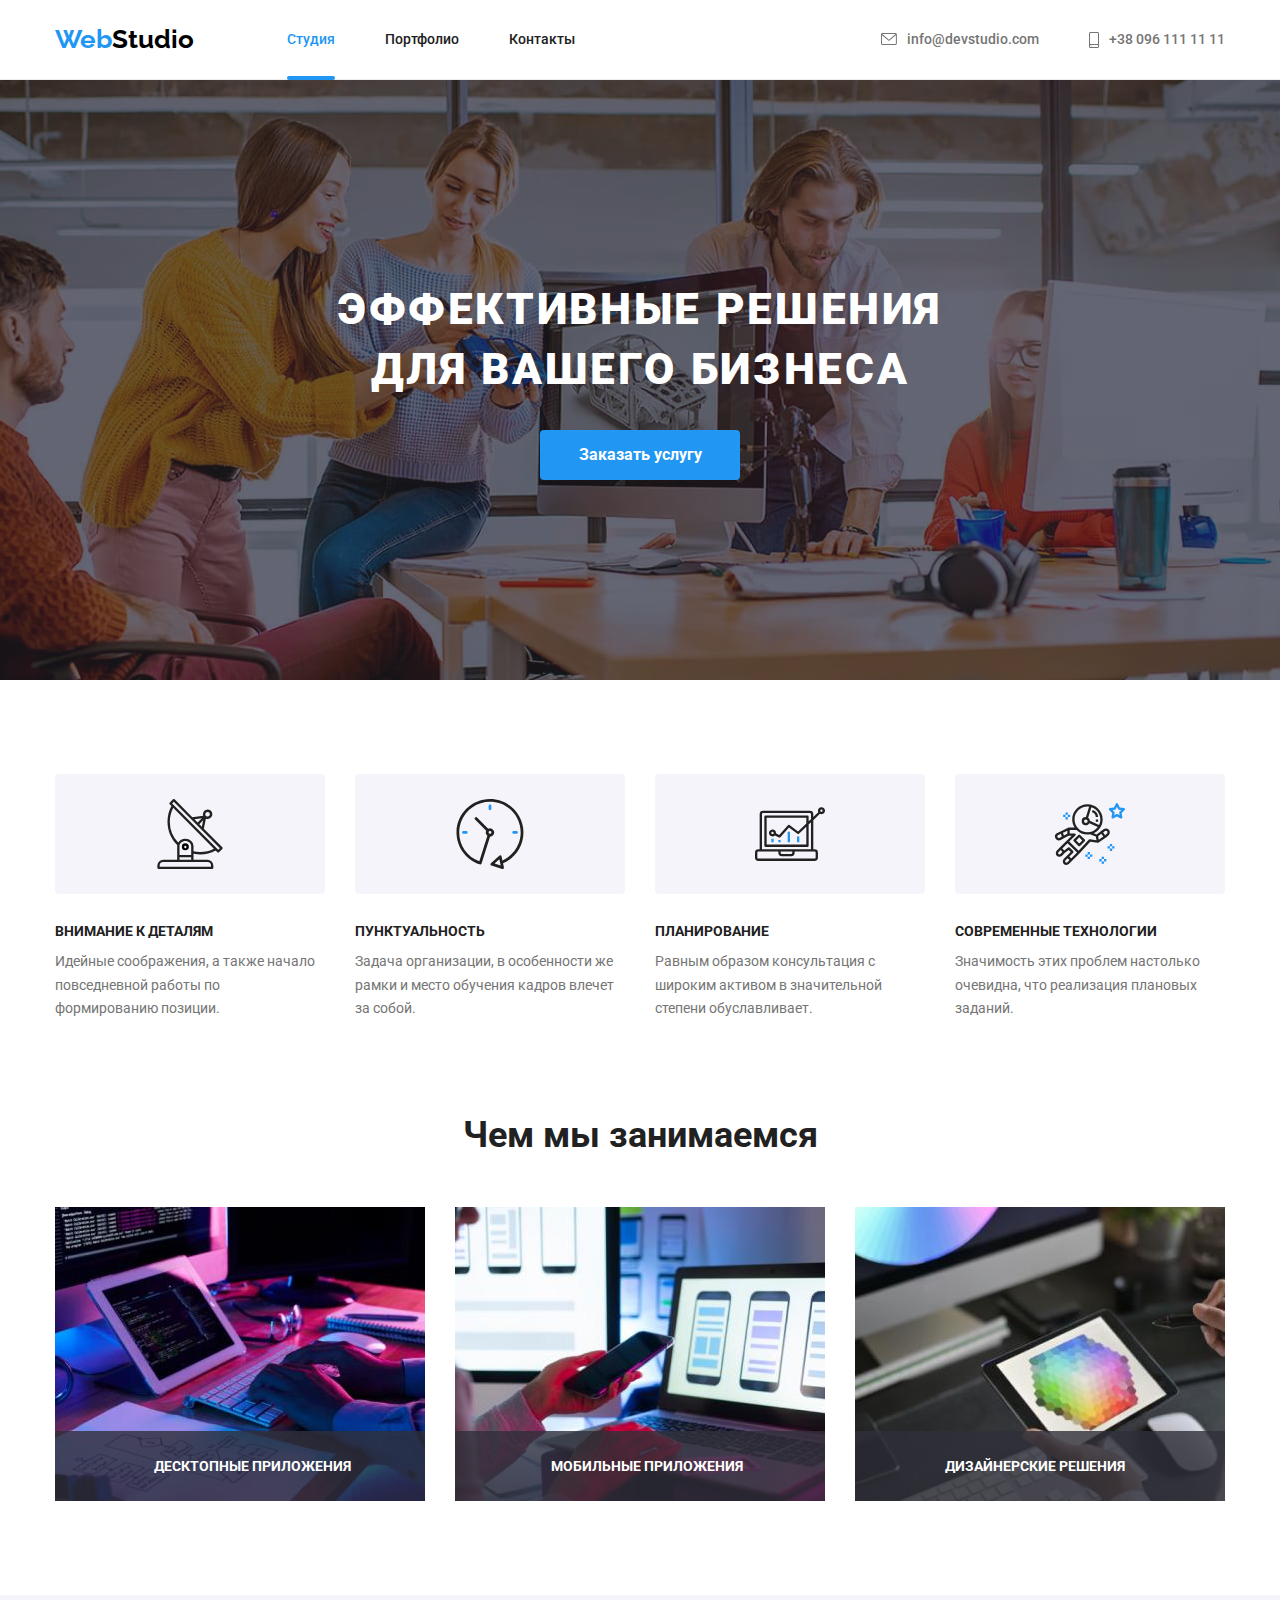
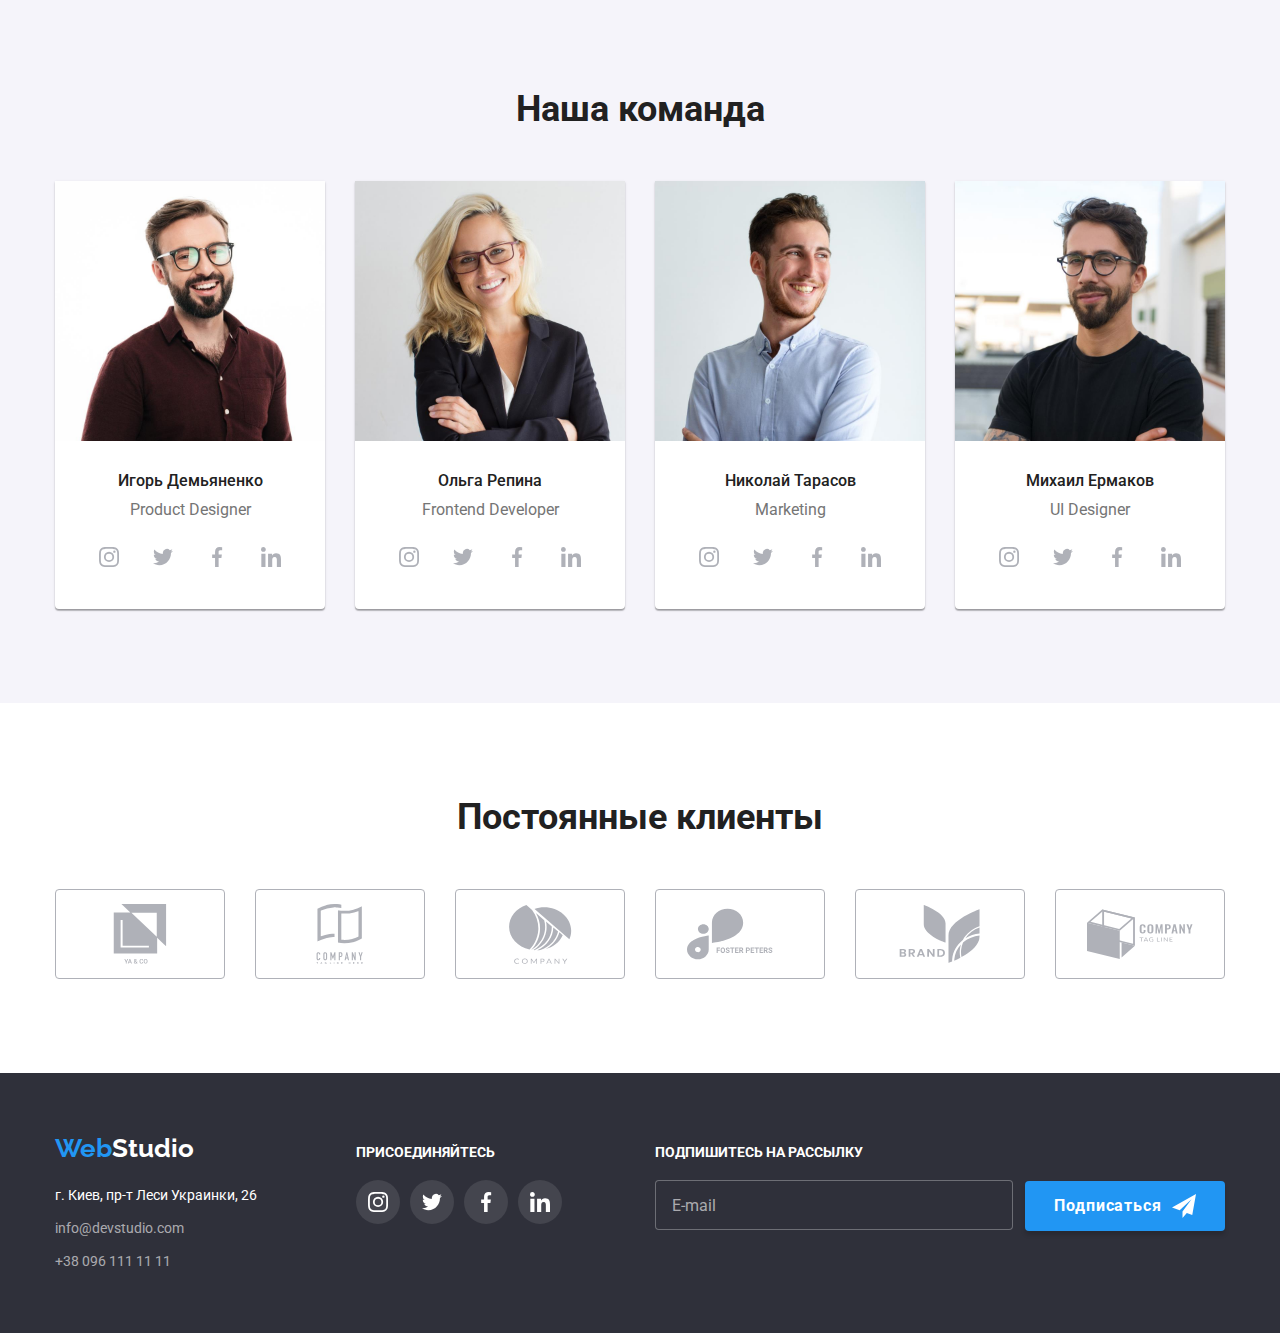
<file: index.html>
<!DOCTYPE html>
<html lang="ru">
     <head>
         <meta charset="UTF-8">
         <meta http-equiv="X-UA-Compatible" content="IE=edge">
         <meta name="viewport" content="width=device-width, initial-scale=1.0">
           <title>Студия</title>
    
         <link rel="preconnect" href="https://fonts.googleapis.com">
         <link rel="preconnect" href="https://fonts.gstatic.com" crossorigin>
         <link href="https://fonts.googleapis.com/css2?family=Raleway:wght@700&family=Roboto:wght@400;500;700;900&display=swap"
         rel="stylesheet">
    
         <link rel="stylesheet" href="https://cdnjs.cloudflare.com/ajax/libs/modern-normalize/1.1.0/modern-normalize.min.css"> 

         <link rel="stylesheet" href="./css/style.css">
     </head>       
  <body>
        <header class="page-header">
            <div class="container main-nav">
                <nav class="main-nav">
                     <a href="./index.html" class="logo link" > <span class="logo-part">Web</span>Studio</a>
                     <ul class="site-nav">
                         <li class="item"><a href="" class="link current">Студия</a></li>
                         <li class="item"><a class="link" href="./portfolio.html">Портфолио</a></li>
                         <li class="item"><a class="link" href="">Контакты</a></li>     
                     </ul>
                </nav>
                <ul class="contacts-nav">
                     <li class="item">
                        <a class="link" href="mailto:info@devstudio.com">
                           <svg class="envelope-icon" width="16" height="12">
                             <use href="./images/icons.svg#icon-envelope-hover"></use>
                           </svg>
                               info@devstudio.com</a>
                     </li>
                     <li class="item">
                         <a class="link" href="tel:+380961111111">
                            <svg class="smartphone-icon" width="10" height="16">
                                <use href="./images/icons.svg#icon-smartphone"></use>
                            </svg>                             
                              +38 096 111 11 11 </a>
                     </li>
                </ul>
            </div>
        </header>
        <main>
             <!--hero-->
             <section class="hero">
                <div class="container">
                     <h1 class="hero-title">Эффективные решения <br>
                        для вашего бизнеса</h1>
                     <button type="button" class="hero-button" data-modal-open>Заказать услугу</button>    
                </div>
                 </section>
              <!--description of company-->
              <section class="section">
                 <div class="container">
                      <h2 class="visually-hidden">Наши преимущества</h2>
                      <ul class="description">
                            <li class="item">
                                <div class="description-icon">
                                  <svg class="antenna-icon" width="70" height="70" >
                                    <use href="./images/icons.svg#icon-antenna-1"></use>
                                  </svg>
                                </div>
                                <h3 class="description-headline">Внимание к деталям</h3>
                                <p class="description-text">Идейные соображения, а также начало повседневной работы по формированию позиции.</p>
                            </li>
                            <li class="item">
                                <div class="description-icon">
                                    <svg class="clock-icon" width="70" height="70">
                                        <use href="./images/icons.svg#icon-clock-1"></use>
                                    </svg>
                                </div>
                                <h3 class="description-headline">Пунктуальность</h3>
                                <p class="description-text">Задача организации, в особенности же рамки и место обучения кадров влечет за собой.</p>
                            </li>
                            <li class="item">
                                <div class="description-icon">
                                    <svg class="diagram-icon" width="70" height="70">
                                        <use href="./images/icons.svg#icon-diagram-1"></use>
                                    </svg>
                                </div>
                                <h3 class="description-headline">Планирование</h3>
                                <p class="description-text">Равным образом консультация с широким активом в значительной степени обуславливает.</p>
                            </li>
                            <li class="item">
                                <div class="description-icon">
                                    <svg class="astronaut-icon" width="70" height="70">
                                        <use href="./images/icons.svg#icon-astronaut-1"></use>
                                    </svg>
                                </div>
                                <h3 class="description-headline">Современные технологии</h3>
                                <p class="description-text">Значимость этих проблем настолько очевидна, что реализация плановых заданий.</p>
                            </li>
                     </ul>
                  </div>
             </section>
             <!--activity of company-->
             <section class="section activity">
                <div class="container">
                     <h2 class="section-title">Чем мы занимаемся</h2>
                  <ul class="activity-list">
                     <li class="item">
                        <div class="activity-thumb">
                          <img src="images/box1(1).jpg" alt="руки человека набирают текст на клавиатуре компютера" width="370">
                          <h3 class="activity-text">Десктопные приложения</h3>
                        </div>
                       </li>
                     <li class="item">
                        <div class="activity-thumb">
                          <img src="images/box2(1).jpg" alt="руки человека держать моб.телефон и набирает текст на ноутбуке" width="370">
                          <h3 class="activity-text">Мобильные приложения</h3>
                        </div>
                    </li>
                     <li class="item">
                        <div class="activity-thumb">
                          <img src="images/box3(1).jpg" alt="руки человека держит планшет с палитрой цветов" width="370">
                          <h3 class="activity-text">Дизайнерские решения</h3>
                        </div> 
                     </li>
                  </ul>
                </div>
             </section>
              <!--company team-->
             <section class="section team-section">
                <div class="container">
                   <h2 class="section-title">Наша команда</h2>
                  <ul class="team">
                     <li class="item">
                         <img src="images/img(1).jpg" alt="фото сотрудник компании" width="270">
                           <div class="employee"><h3 class="employee-name">Игорь Демьяненко</h3>
                              <p lang="en" class="employee-specialy">Product Designer</p>
                              <ul class="social-network">
                                     <li class="social-links">  
                                        <a class="social-link" href="">
                                            <svg class="team-icon" width="20" height="20">
                                                <use href="./images/icons.svg#icon-instagram-2"></use>
                                            </svg>
                                       </a>
                                    </li>
                                     <li class="social-links"> 
                                        <a class="social-link" href="">
                                            <svg class="team-icon" width="20" height="20">
                                                <use href="./images/icons.svg#icon-twitter-1"></use>
                                            </svg>
                                         </a>
                                    </li>
                                     <li class="social-links"> 
                                        <a class="social-link" href="">
                                            <svg class="team-icon" width="20" height="20">
                                                <use href="./images/icons.svg#icon-facebook-1"></use>
                                            </svg>
                                        </a>
                                    </li>
                                     <li class="social-links"> 
                                        <a class="social-link" href="">
                                            <svg class="team-icon" width="20" height="20">
                                                <use href="./images/icons.svg#icon-linkedin-1"></use>
                                            </svg>
                                        </a>
                                    </li>
                                </ul>
                            </div>
                     </li>
                     <li class="item">
                         <img src="images/img(2)(1).jpg" alt="фото сотрудник компании" width="270">
                        <div class="employee"><h3 class="employee-name">Ольга Репина</h3>
                          <p lang="en" class="employee-specialy">Frontend Developer</p>
                          <ul class="social-network">
                             <li class="social-links">  
                                <a class="social-link" href="">
                                    <svg class="team-icon" width="20" height="20">
                                        <use href="./images/icons.svg#icon-instagram-2"></use>
                                    </svg>
                               </a>
                            </li>
                             <li class="social-links"> 
                                <a class="social-link" href="">
                                    <svg class="team-icon" width="20" height="20">
                                        <use href="./images/icons.svg#icon-twitter-1"></use>
                                    </svg>
                                 </a>
                            </li>
                             <li class="social-links"> 
                                <a class="social-link" href="">
                                    <svg class="team-icon" width="20" height="20">
                                        <use href="./images/icons.svg#icon-facebook-1"></use>
                                    </svg>
                                </a>
                            </li>
                             <li class="social-links"> 
                                <a class="social-link" href="">
                                    <svg class="team-icon" width="20" height="20">
                                        <use href="./images/icons.svg#icon-linkedin-1"></use>
                                    </svg>
                                </a>
                            </li>
                        </ul>
                    </div>
                     </li>
                     <li class="item">
                         <img src="images/img(3)(1).jpg" alt="фото сотрудник компании" width="270">
                        <div class="employee"><h3 class="employee-name">Николай Тарасов</h3>
                          <p lang="en" class="employee-specialy">Marketing</p>
                          <ul class="social-network">
                             <li class="social-links">  
                                <a class="social-link" href="">
                                    <svg class="team-icon" width="20" height="20">
                                        <use href="./images/icons.svg#icon-instagram-2"></use>
                                    </svg>
                               </a>
                            </li>
                             <li class="social-links"> 
                                <a class="social-link" href="">
                                    <svg class="team-icon" width="20" height="20">
                                        <use href="./images/icons.svg#icon-twitter-1"></use>
                                    </svg>
                                 </a>
                            </li>
                             <li class="social-links"> 
                                <a class="social-link" href="">
                                    <svg class="team-icon" width="20" height="20">
                                        <use href="./images/icons.svg#icon-facebook-1"></use>
                                    </svg>
                                </a>
                            </li>
                             <li class="social-links"> 
                                <a class="social-link" href="">
                                    <svg class="team-icon" width="20" height="20">
                                        <use href="./images/icons.svg#icon-linkedin-1"></use>
                                    </svg>
                                </a>
                            </li>
                        </ul>
                    </div>
                     </li>
                     <li class="item">
                         <img src="images/img(4)(1).jpg" alt="фото сотрудник компании" width="270">
                        <div class="employee"><h3 class="employee-name">Михаил Ермаков</h3>
                          <p lang="en" class="employee-specialy">UI Designer</p>
                          <ul class="social-network">
                             <li class="social-links">  
                                <a class="social-link" href="">
                                    <svg class="team-icon" width="20" height="20">
                                        <use href="./images/icons.svg#icon-instagram-2"></use>
                                    </svg>
                               </a>
                            </li>
                             <li class="social-links"> 
                                <a class="social-link" href="">
                                    <svg class="team-icon" width="20" height="20">
                                        <use href="./images/icons.svg#icon-twitter-1"></use>
                                    </svg>
                                 </a>
                            </li>
                             <li class="social-links"> 
                                <a class="social-link" href="">
                                    <svg class="team-icon" width="20" height="20">
                                        <use href="./images/icons.svg#icon-facebook-1"></use>
                                    </svg>
                                </a>
                            </li>
                             <li class="social-links"> 
                                <a class="social-link" href="">
                                    <svg class="team-icon" width="20" height="20">
                                        <use href="./images/icons.svg#icon-linkedin-1"></use>
                                    </svg>
                                </a>
                            </li>
                        </ul>
                    </div>
                     </li>
                  </ul>
                </div>
             </section>
             <!-- clients companys  -->
             <section class="section">
                 <div class="container ">
                    <h2 class="section-title">Постоянные клиенты</h2>
                     <ul class="clients-list">
                        <li class="clients">
                           <a class="clients-link" href="">
                              <svg class="clients-icon" width="106" height="60">   
                                   <use href="./images/icons.svg#icon-group-1"></use>
                             </svg>
                           </a>
                        </li>
                        <li class="clients">
                            <a class="clients-link" href="">
                                <svg class="clients-icon" width="106" height="60">
                                     <use href="./images/icons.svg#icon-group-2"></use>
                              </svg>
                           </a>
                         </li>
                         <li class="clients">
                            <a class="clients-link" href="">
                                <svg class="clients-icon" width="106" height="60">
                                  <use href="./images/icons.svg#icon-group-3"></use>
                              </svg>
                           </a>
                         </li>
                         <li class="clients">
                            <a class="clients-link" href="">
                                <svg class="clients-icon" width="106" height="60">
                                  <use href="./images/icons.svg#icon-group-4"></use>
                              </svg>
                           </a>
                         </li>
                         <li class="clients">
                            <a class="clients-link" href="">
                                <svg class="clients-icon" width="106" height="60">
                                  <use href="./images/icons.svg#icon-group-5"></use>
                              </svg>
                           </a>
                         </li>
                         <li class="clients">
                            <a class="clients-link" href="">
                                <svg class="clients-icon" width="106" height="60">
                                  <use href="./images/icons.svg#icon-group-6"></use>
                              </svg>
                           </a>
                         </li>
                     </ul>
                 </div>
             </section>
         </main>
         <footer class="page-footer">
            <div class="container footer-content">
                <div class="footer-item">
                    <a href="/" class="logo-footer link"><span class="logo-part">Web</span>Studio</a>
                    <address class="contacts">
                        <ul>
                             <li class="footer-contact"><a class="contacts link" href="//goo.gl/maps/hx1Tc8aeCBWHLHau5">г. Киев, пр-т Леси Украинки, 26</a></li>
                             <li class="footer-contact"><a class="contacts-address link" href="mailto:info@devstudio.com">info@devstudio.com</a></li>
                             <li class="footer-contact"><a class="contacts-address link" href="tel:+380961111111">+38 096 111 11 11</a></li>
                        </ul>
                    </address>
                </div>
                <div class="footer-links">
                     <p class="action-text">присоединяйтесь</p>
                  <ul class="social-network-footer">
                    <li class="social-links">
                     <a class="footer-social-link" href="">
                         <svg class="team-icon" width="20" height="20">
                             <use href="./images/icons.svg#icon-instagram-2"></use>
                         </svg>
                     </a>
                    </li>
                    <li class="social-links">
                     <a class="footer-social-link" href="">
                         <svg class="team-icon" width="20" height="20">
                             <use href="./images/icons.svg#icon-twitter-1"></use>
                         </svg>
                     </a>
                    </li>
                    <li class="social-links">
                     <a class="footer-social-link" href="">
                         <svg class="team-icon" width="20" height="20">
                             <use href="./images/icons.svg#icon-facebook-1"></use>
                         </svg>
                     </a>
                    </li>
                    <li class="social-links">
                     <a class="footer-social-link" href="">
                         <svg class="team-icon" width="20" height="20">
                             <use href="./images/icons.svg#icon-linkedin-1"></use>
                         </svg>
                     </a>
                    </li>
                 </ul>
                </div>
                <!-- call to action -->
                <form class="footer-form">
                    <p class="call-text">Подпишитесь на рассылку</p>
                    <div class="footer-form-field">
                        <input class="email footer-input" name="email" id="email" placeholder="E-mail"/>
                        <label for="email" class="footer-lable"></label>
                        <button type="submit" class="call-to-action">Подписаться
                        <svg class="action-icon" width="24" height="24">
                            <use href="./images/icons.svg#icon-icon-send-1"></use>
                        </svg>
                        </button>
                    </div>
                </form>
            </div>
         </footer>
         <!-- Modal window -->
         <div class="backdrop is-hidden" data-modal>
             <div class="modal">
                 <button class="modal-close" data-modal-close>
                    <svg class="modal-icon" width="18" height="18">
                        <use href="./images/icons.svg#modal-close-icon"></use>
                    </svg>
                 </button>
                 <!-- Form -->
                 <form class="form">
                     <h2 class="form-title">Оставьте свои данные, мы вам перезвоним</h2>
                        <div class="form-field">
                             <label for="name" class="form-lable">Имя</label>
                             <input class="form-input" type="text" name="name" id="name" />
                                 <svg class="icon-form" width="18" height="18">
                                      <use href="./images/icons.svg#icon-person-black-18dp-1-1"></use>
                                 </svg>
                        </div>
                        <div class="form-field">
                             <label for="tel" class="form-lable">Телефон</label>
                             <input class="text form-input" name="tel" id="tel" />
                                 <svg class="icon-form" width="18" height="18">
                                     <use href="./images/icons.svg#icon-phone-black-18dp-1-1"></use>
                                 </svg>
                        </div>
                        <div class="form-field">
                             <label for="mail" class="form-lable">Почта</label>
                             <input class="email form-input" name="mail" id="mail"/>
                                 <svg class="icon-form" width="18" height="18">
                                     <use href="./images/icons.svg#icon-email-black-18dp-1-1"></use>
                                 </svg>
                        </div>
                        <div class="form-field comment-container">
                             <label for="comment" class="form-lable">Коментарий</label>
                             <textarea name="comment" id="comment" rows="10" placeholder="Введите текст" class="comment"></textarea>
                        </div>
                        <div class="form-field-checkbox">   
                            <label class="checkbox-lable" for="policy">
                               <input class="checkbox" type="checkbox" name="policy" id="policy" />
                               <span class="icon-checkbox"></span>
                               <span class="checkbox-text">Соглашаюсь с рассылкой и принимаю <a class="police-link" href="">Условия договора</a> </span>
                            </label>
                        </div>
                                             
                             <button type="submit" class="submit-button">Отправить</button>
                    </form>
             </div>
         </div>
         <script src="./js/modal.js"></script>
    </body>
</html>
</file>
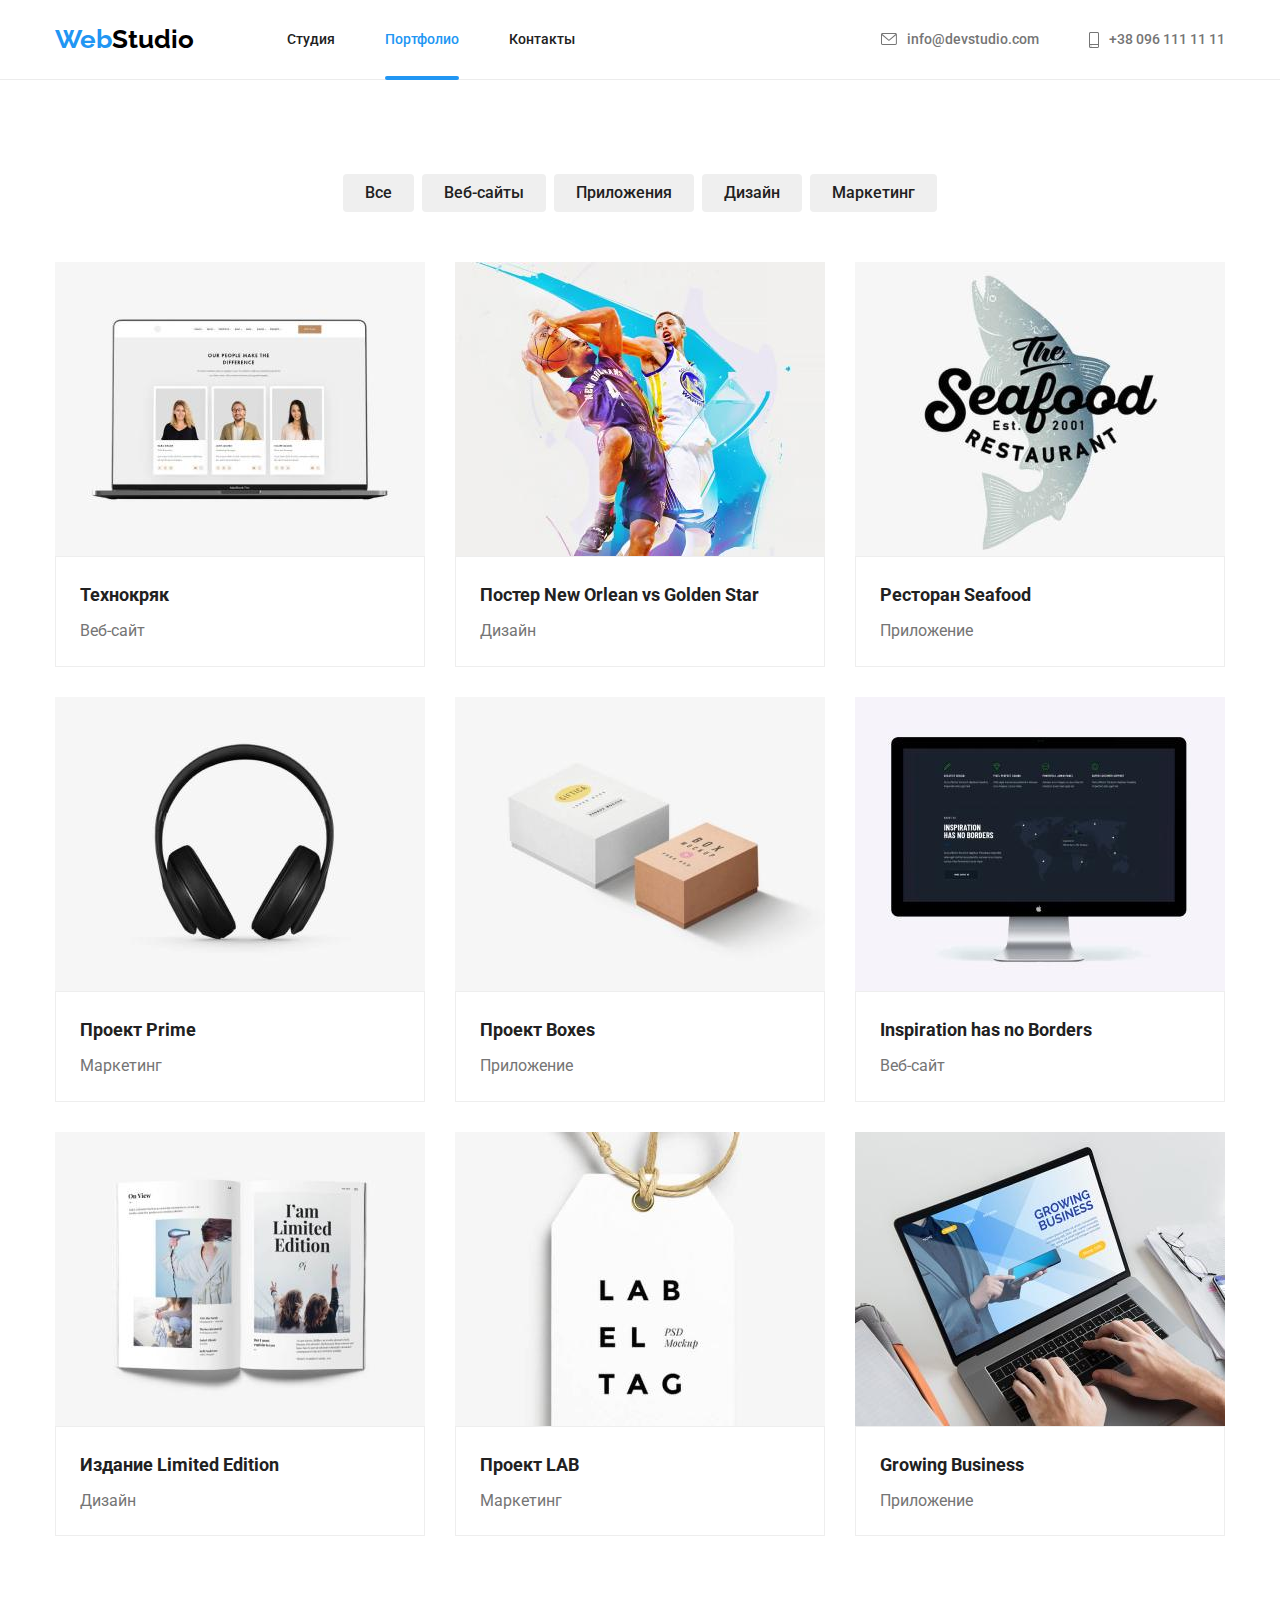
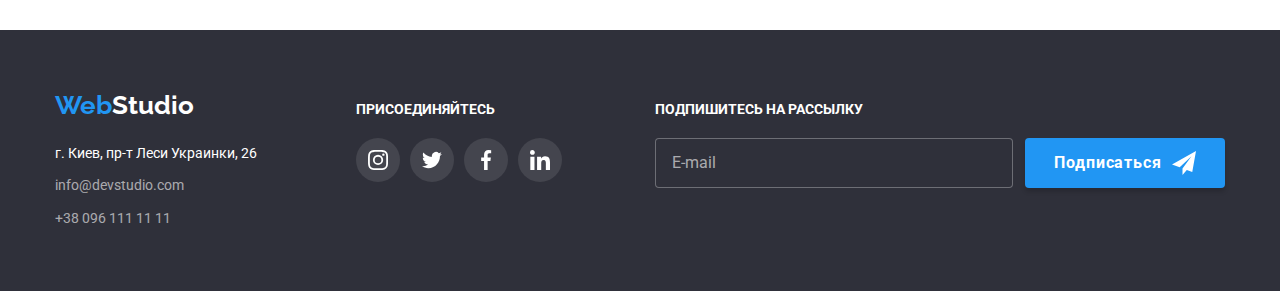
<file: portfolio.html>
<!DOCTYPE html>
<html lang="en">
    <head>
         <meta charset="UTF-8">
         <meta http-equiv="X-UA-Compatible" content="IE=edge">
         <meta name="viewport" content="width=device-width, initial-scale=1.0">
      <title>Портфолио</title>
    
         <link rel="preconnect" href="https://fonts.googleapis.com">
         <link rel="preconnect" href="https://fonts.gstatic.com" crossorigin>
         <link href="https://fonts.googleapis.com/css2?family=Raleway:wght@700&family=Roboto:wght@400;500;700;900&display=swap"
        rel="stylesheet">

         <link rel="stylesheet" href="https://cdnjs.cloudflare.com/ajax/libs/modern-normalize/1.1.0/modern-normalize.min.css"> 

        <link rel="stylesheet" href="./css/style.css">
    </head>
    <body>
      <header class="page-header">
         <div class="container main-nav">
             <nav class="main-nav">
                  <a href="./index.html" class="logo link" > <span class="logo-part">Web</span>Studio</a>
                  <ul class="site-nav">
                      <li class="item"><a class="link" href="./index.html">Студия</a></li>
                      <li class="item"><a href="" class="link current">Портфолио</a></li>
                      <li class="item"><a class="link" href="">Контакты</a></li>     
                  </ul>
             </nav>
             <ul class="contacts-nav">
                  <li class="item">
                     <a class="link" href="mailto:info@devstudio.com">
                        <svg class="envelope-icon" width="16" height="12">
                          <use href="./images/icons.svg#icon-envelope-hover"></use>
                        </svg>
                            info@devstudio.com</a>
                  </li>
                  <li class="item">
                      <a class="link" href="tel:+380961111111">
                         <svg class="smartphone-icon" width="10" height="16">
                             <use href="./images/icons.svg#icon-smartphone"></use>
                         </svg>                             
                           +38 096 111 11 11 </a>
                  </li>
             </ul>
         </div>
     </header>
         <main>
            <!--filters-->
            <section class="section">
            <div class="container">
               <h1 class="visually-hidden">Портфолио</h1>
              <ul class="portfolio-filters">
                 <li class="item"><button class="portfolio-filter" type="button">Все</button></li>
                 <li class="item"><button class="portfolio-filter" type="button">Веб-сайты</button></li>
                 <li class="item"><button class="portfolio-filter" type="button">Приложения</button></li>
                 <li class="item"><button class="portfolio-filter" type="button">Дизайн</button></li>
                 <li class="item"><button class="portfolio-filter" type="button">Маркетинг</button></li>               
              </ul>
               <!-- portfolio -->
              <ul class="portfolio">
                 <li class="element">
                      <a class="element-link link" href="">
                        <article class="product">
                            <div class="element-thumb"> 
                                  <img src="images/portfolio1.jpg" alt="портфолио трех сотрудников компании" width="370">
                              <div class="product-overlay">
                                <div class="element-action">
                                  <p class="portfolio-text">Ресурс предлагает комплексные предложения с разным уровнем функционала и сервисов. Все это позволит посетителю получить исчерпывающие сведения о компании или частном лице.</p>
                                </div>
                              </div>
                           </div>
                          <div class="port item">
                             <h2 class="portfolio-title">Технокряк</h2>
                             <p class="portfolio-discription">Веб-сайт</p>
                         </div>
                        </article>
                      </a>
                 </li>
                 <li class="element">
                    <a class="element-link link" href="">
                        <article class="product">
                            <div class="element-thumb"> 
                                  <img src="images/portfolio2.jpg" alt="два игрок в бейсол с мячем" width="370">
                              <div class="product-overlay">
                                 <div class="element-action">
                                  <p class="portfolio-text">Ресурс предлагает комплексные предложения с разным уровнем функционала и сервисов. Все это позволит посетителю получить исчерпывающие сведения о компании или частном лице.</p>
                                </div>
                              </div>
                           </div>
                          <div class="port item">
                            <h2 class="portfolio-title">Постер New Orlean vs Golden Star</h2>
                             <p class="portfolio-discription">Дизайн</p>
                         </div>
                        </article>
                      </a>
                 </li>
                 <li class="element">
                    <a class="element-link link" href="">
                        <article class="product">
                            <div class="element-thumb"> 
                                  <img src="images/portfolio3.jpg" alt="лого с рыбой" width="370">
                              <div class="product-overlay">
                                <div class="element-action">
                                  <p class="portfolio-text">Ресурс предлагает комплексные предложения с разным уровнем функционала и сервисов. Все это позволит посетителю получить исчерпывающие сведения о компании или частном лице.</p>
                                </div>
                              </div>
                           </div>
                          <div class="port item">
                              <h2 class="portfolio-title">Ресторан Seafood</h2>
                             <p class="portfolio-discription">Приложение</p>
                         </div>
                        </article>
                      </a>
                 </li>
                 <li class="element">
                    <a class="element-link link" href="">
                        <article class="product">
                            <div class="element-thumb"> 
                                  <img src="images/portfolio4.jpg" alt="беспроводные наушники с дугой" width="370">
                              <div class="product-overlay">
                                <div class="element-action">
                                  <p class="portfolio-text">Ресурс предлагает комплексные предложения с разным уровнем функционала и сервисов. Все это позволит посетителю получить исчерпывающие сведения о компании или частном лице.</p>
                                </div>
                              </div>
                           </div>
                          <div class="port item">
                              <h2 class="portfolio-title">Проект Prime</h2>
                             <p class="portfolio-discription">Маркетинг</p>
                         </div>
                        </article>
                      </a>
                 </li>
                 <li class="element">
                    <a class="element-link link" href="">
                        <article class="product">
                            <div class="element-thumb"> 
                                  <img src="images/portfolio5.jpg" alt="две картонные коробки" width="370">
                              <div class="product-overlay">
                                <div class="element-action">
                                  <p class="portfolio-text">Ресурс предлагает комплексные предложения с разным уровнем функционала и сервисов. Все это позволит посетителю получить исчерпывающие сведения о компании или частном лице.</p>
                                </div>
                              </div>
                           </div>
                          <div class="port item">
                              <h2 class="portfolio-title">Проект Boxes</h2>
                              <p class="portfolio-discription">Приложение</p>
                         </div>
                        </article>
                      </a>
                 </li>
                 <li class="element">
                    <a class="element-link link" href="">
                        <article class="product">
                            <div class="element-thumb"> 
                                  <img src="images/portfolio6.jpg" alt="монитор с текстом и картой мира" width="370">
                              <div class="product-overlay">
                                <div class="element-action">
                                  <p class="portfolio-text">Ресурс предлагает комплексные предложения с разным уровнем функционала и сервисов. Все это позволит посетителю получить исчерпывающие сведения о компании или частном лице.</p>
                                </div>
                              </div>
                           </div>
                          <div class="port item">
                              <h2 class="portfolio-title">Inspiration has no Borders</h2>
                              <p class="portfolio-discription">Веб-сайт</p>
                         </div>
                        </article>
                      </a>
                 </li>
                 <li class="element">
                    <a class="element-link link" href="">
                        <article class="product">
                            <div class="element-thumb"> 
                                  <img src="images/portfolio7.jpg" alt="разворот журнала с фото" width="370">
                              <div class="product-overlay">
                                <div class="element-action">
                                  <p class="portfolio-text">Ресурс предлагает комплексные предложения с разным уровнем функционала и сервисов. Все это позволит посетителю получить исчерпывающие сведения о компании или частном лице.</p>
                                </div>
                              </div>
                           </div>
                          <div class="port item">
                              <h2 class="portfolio-title">Издание Limited Edition</h2>
                              <p class="portfolio-discription">Дизайн</p>
                         </div>
                        </article>
                      </a>
                    </li>
                 <li class="element">
                    <a class="element-link link" href="">
                        <article class="product">
                            <div class="element-thumb"> 
                                  <img src="images/portfolio8.jpg" alt="лейба а лого" width="370">
                              <div class="product-overlay">
                                <div class="element-action">
                                  <p class="portfolio-text">Ресурс предлагает комплексные предложения с разным уровнем функционала и сервисов. Все это позволит посетителю получить исчерпывающие сведения о компании или частном лице.</p>
                                </div>
                              </div>
                           </div>
                          <div class="port item">
                              <h2 class="portfolio-title">Проект LAB</h2>
                              <p class="portfolio-discription">Маркетинг</p>
                         </div>
                        </article>
                      </a>
                   </li>
                 <li class="element">
                    <a class="element-link link" href="">
                        <article class="product">
                            <div class="element-thumb"> 
                                  <img src="images/portfolio9.jpg" alt="приложение для бизнеса на ноутбуке" width="370">
                              <div class="product-overlay">
                                <div class="element-action">
                                  <p class="portfolio-text">Ресурс предлагает комплексные предложения с разным уровнем функционала и сервисов. Все это позволит посетителю получить исчерпывающие сведения о компании или частном лице.</p>
                                </div>
                              </div>
                           </div>
                          <div class="port item">
                              <h2 class="portfolio-title">Growing Business</h2>
                              <p class="portfolio-discription">Приложение</p>
                         </div>
                        </article>
                      </a>
                 </li>
              </ul>
             </div>
            </section> 
         </main> 
         <footer class="page-footer">
          <div class="container footer-content">
              <div class="footer-item">
                  <a href="/" class="logo-footer link"><span class="logo-part">Web</span>Studio</a>
                  <address class="contacts">
                      <ul>
                           <li class="footer-contact"><a class="contacts link" href="//goo.gl/maps/hx1Tc8aeCBWHLHau5">г. Киев, пр-т Леси Украинки, 26</a></li>
                           <li class="footer-contact"><a class="contacts-address link" href="mailto:info@devstudio.com">info@devstudio.com</a></li>
                           <li class="footer-contact"><a class="contacts-address link" href="tel:+380961111111">+38 096 111 11 11</a></li>
                      </ul>
                  </address>
              </div>
              <div class="footer-links">
                   <p class="action-text">присоединяйтесь</p>
                <ul class="social-network-footer">
                  <li class="social-links">
                   <a class="footer-social-link" href="">
                       <svg class="team-icon" width="20" height="20">
                           <use href="./images/icons.svg#icon-instagram-2"></use>
                       </svg>
                   </a>
                  </li>
                  <li class="social-links">
                   <a class="footer-social-link" href="">
                       <svg class="team-icon" width="20" height="20">
                           <use href="./images/icons.svg#icon-twitter-1"></use>
                       </svg>
                   </a>
                  </li>
                  <li class="social-links">
                   <a class="footer-social-link" href="">
                       <svg class="team-icon" width="20" height="20">
                           <use href="./images/icons.svg#icon-facebook-1"></use>
                       </svg>
                   </a>
                  </li>
                  <li class="social-links">
                   <a class="footer-social-link" href="">
                       <svg class="team-icon" width="20" height="20">
                           <use href="./images/icons.svg#icon-linkedin-1"></use>
                       </svg>
                   </a>
                  </li>
               </ul>
              </div>
              <!-- call to action -->
              <form class="footer-form">
                  <p class="call-text">Подпишитесь на рассылку</p>
                  <div class="footer-form-field">
                      <input class="email footer-input" name="email" id="email" placeholder="E-mail"/>
                      <label for="email" class="footer-lable"></label>
                      <button type="submit" class="call-to-action">Подписаться
                      <svg class="action-icon" width="24" height="24">
                          <use href="./images/icons.svg#icon-icon-send-1"></use>
                      </svg>
                      </button>
                  </div>
              </form>
          </div>
       </footer>
    </body> 
</html>
</file>
<file: css/style.css>
:root {
--secondary-background-color: #F5F4FA;
--main-text-color: #757575;
--secondary-text-color: #FFFFFF;
--title-color: #212121;
--accent-color: #2196F3;
--icon-color: #AFB1B8;
--footer-background-color: #2F303A; }

body {

    background-color: #FFFFFF;
    font-family:Roboto, sans-serif;
   }

.container {
    width: 1200px;
    padding-left: 15px;
    padding-right: 15px;
    margin-left: auto;
    margin-right: auto;

}


   /* utility */
.link {
    text-decoration: none;
}
ul {
    list-style: none;
    padding: 0;
    margin: 0;
}

h1, h2, h3, p {
    margin: 0;
}

img {
    display: block;
    max-width: 100%;
    height: auto;
}

/* header */
.page-header {
    border-bottom: 1px solid #ECECEC;
}
.main-nav {
    display: flex;
    align-items: center;
          
    font-weight: 500;
    font-size: 14px;
    line-height: 1.1;
}
 
.logo {
    color: #000000;
    font-family: Raleway;
    font-weight: 700;
    font-size: 26px;
    line-height: 1.2;
}

.logo-part {
    color: var(--accent-color);
} 

/* navigation */
.site-nav {
    display: flex;
    margin-left: 93px;
}

.site-nav .item + .item {
    margin-left: 50px;
}

.site-nav .link{
    display: block;
    padding-top: 32px;
    padding-bottom: 32px;

    color: var(--title-color);
    transition: color 250ms cubic-bezier(0.4, 0, 0.2, 1);
}

.site-nav .link:hover,
.site-nav .link:focus,
.contacts-nav .link:hover,
.contacts-nav .link:focus {
    color: var(--accent-color);
}
 
.link.current {
    position: relative;
    color: var(--accent-color);
    }

.link.current::after {
     content: '';
     position: absolute;
     left: 0;
     bottom: -1px;
     display: block;
     width: 100%;
     height: 4px;

     background-color: var(--accent-color);
     border-radius: 2px;
    }


    /* contacts nav */
.contacts-nav {
    display: flex;
    margin-left: auto;

    color: var(--main-text-color);
}

.contacts-nav .item + .item {
    margin-left: 50px;
}

.contacts-nav .link {
    display: flex;
    align-items: center;

    color: var(--main-text-color);
    transition: color 250ms cubic-bezier(0.4, 0, 0.2, 1);
}

.envelope-icon,
.smartphone-icon{
    margin-right: 10px;
    fill: currentColor;
}


/* main */

/* hero */

.hero {
    padding-top: 200px;
    padding-bottom: 200px;

    background-color: #2F303A;
    text-align: center;

/* background hero Overlay */
    max-width: 1600px;
    height: 600px;
    margin-left: auto;
    margin-right: auto;
    background-image: linear-gradient(
         to right,
        rgba(47, 48, 58, 0.4),
        rgba(47, 48, 58, 0.4)
    ),
     url("../images/Hero_bg_img.jpg");
    background-repeat: no-repeat;
    background-position: center;
    background-size: cover;
}

.hero-button { 
    padding: 10px 32px;
    min-width: 200px;
    height: 50px;
   
    color: var(--secondary-text-color);
    font-family: inherit;
    font-weight: 700;
    font-size: 16px;
    text-align: center;
    background-color: var(--accent-color);
    border-radius: 4px;
    border: transparent;
    cursor: pointer;
}

.hero-title { 
    margin-top: 0px;
    margin-bottom: 30px;

    color: var(--secondary-text-color);
    font-weight: 900;
    font-size: 44px;
    line-height: 1.36;
    letter-spacing: 0.06em;
    text-transform: uppercase;
}

/* section */
.section {
    padding-top: 94px;
    padding-bottom: 94px;
  }

 .section-title {
    margin-top: 0;
    margin-bottom: 50px;

    color: var(--title-color);

    font-weight: 700;
    font-size: 36px;
    line-height: 1.16;
    text-align: center;
 }

 .section .activity {
     padding-top: 0;
 }

 
  /* description of company */
.visually-hidden {
    position: absolute;
    width: 1px;
    height: 1px;
    margin: -1px;
    border: 0;
    padding: 0;
    white-space: nowrap;
    clip-path: inset(100%);
    clip: rect(0 0 0 0);
    overflow: hidden;
}

 .description {
    display: flex;
 }

 .description .item {
    width: 270px;
 }

.description .item + .item {
    margin-left: 30px;
}

.description-headline {
    margin-bottom: 10px;
    
    color: var(--title-color);
    font-weight: 700;
    font-size: 14px;
    line-height: 1.1;
    text-transform: uppercase;
}

.description-text {
    color: var(--main-text-color);

    font-size: 14px;
    line-height: 1.7;
}

.description-icon {
    display:flex;
    align-items: center;
    justify-content: center;
    height: 120px;
    margin-bottom: 30px;

    background-color: var(--secondary-background-color);
    border-radius: 4px;
}

/* activity of company */
.activity {
    padding-top: 0;
}
.section .activity-list {
    display: flex;
}

.activity-list .item + .item {
     margin-left: 30px;
 }

.activity-thumb {
     position: relative;
}

.activity-thumb::before {
    position: absolute;
    bottom: 0;

    display: inline-block;
    content: '';
    width: 370px;
    height: 70px;
    background-color: rgba(47, 48, 58, 0.8);
}

.activity-text {
    position: absolute;
    bottom: 27px;
    transform: translate( 50%); 

    color: var(--secondary-text-color);
    font-weight: 700;
    font-size: 14px;
    line-height: 1.1;
    text-transform: uppercase;
 } 


/* company team */
.team-section {
    background-color: var(--secondary-background-color);
 }

.team {
    display: flex;
}
.team .item {
        width: 270px;
        border-radius: 0px 0px 4px 4px;

        background: #FFFFFF;
        box-shadow: 0px 1px 3px 
        rgba(0, 0, 0, 0.12),
        0px 1px 1px rgba(0, 0, 0, 0.14),
        0px 2px 1px rgba(0, 0, 0, 0.2);
 }

.team .item +.item {
    margin-left: 30px;
}
/* employee's information */
.employee {
    text-align: center;
    padding-top: 30px;
    padding-bottom: 30px;
 }
.employee-name {
    margin-bottom: 10px;
     
    color: var(--title-color);
    font-weight: 500;
    font-size: 16px;
    line-height: 1.2;
}
.employee-specialy {
    margin-top:0;
  
    color: var(--main-text-color);
    font-size: 16px;
    line-height: 1.2;
}

/* social link */
.social-network {
    display: flex;
    align-items: center;
    justify-content: center;
    margin-top: 16px;
}
.social-link {
    display:flex;
    align-items: center;
    justify-content: center;
    width: 44px;
    height: 44px; 
    padding: 0;
    border-radius: 50%;

    color: var(--icon-color);
    transition: color 250ms cubic-bezier(0.4, 0, 0.2, 1),
    background-color 250ms cubic-bezier(0.4, 0, 0.2, 1);
}
.social-links:not(:last-child) {
    margin-right: 10px;
}

.social-link:hover,
.social-link:focus  {
    color: var(--secondary-text-color);
    background-color: var(--accent-color);
}

.team-icon {
    align-items: center;
    fill: currentColor;
}


/*clients companys */
.clients-list{
    display: flex;
    align-items: center;
    justify-content: center;
}

.clients {
    width: 170px;
    height: 90px;
}

.clients:not(:last-child) {
    margin-right: 30px;
}

.clients-link {
    display: flex;
    align-items: center;
    justify-content: space-around;
    width: 100%;
    height: 100%;
    padding: 0;
    margin: 0;
    border: 1px solid var(--icon-color);
    border-radius: 4px;
   
    color: var(--icon-color);
    transition: color 250ms cubic-bezier(0.4, 0, 0.2, 1),
    border 250ms cubic-bezier(0.4, 0, 0.2, 1);
}

.clients-link:hover,
.clients-link:focus {
    color: var(--accent-color);
    border: 1px solid var(--accent-color);
}

.clients-icon {
    align-items: center;
    fill: currentColor;
}


 /* footer */
 .footer-content {
    display: flex;
    align-items: baseline;
  
 }

.footer-item {
    flex-grow: 1;
}

.page-footer {
    padding-top: 60px;
    padding-bottom: 60px;
    
    background-color: var(--footer-background-color);  
    color: var(--secondary-text-color);
}
  
 .logo-footer {
    font-family: Raleway;
    font-weight: 700;
    font-size: 26px;
    line-height: 1.2;
    
    color: var(--secondary-text-color);
 }

.logo-part {
    color: var(--accent-color);
}

.contacts {
    margin-top: 20px;
   
    color: var(--secondary-text-color);
    font-style: normal;
    font-size: 14px;
    line-height: 1.7;
    transition: color 250ms cubic-bezier(0.4, 0, 0.2, 1);
}

 .contacts:hover,
 .contacts:focus {
    color: var(--accent-color);
}

.contacts-address {
    color: rgba(255, 255, 255, 0.6);
    transition: color 250ms cubic-bezier(0.4, 0, 0.2, 1);
}

.contacts-address:hover,
.contacts-address:focus {
    color: var(--accent-color);
}

.footer-contact:not(:last-child) {
    margin-bottom: 9px;
}

/* footer-links */
.action-text {
    margin-bottom: 20px;
    font-weight: 700;
    font-size: 14px;
    line-height: 1.1;
    text-transform: uppercase;
}

.footer-links {
    display: block ;
    align-items: center;
   
    padding: 0;
    margin-left: 70px;
}

.social-network-footer {
    display: flex;
}   

.footer-social-link {
    display: flex;
    align-items: center;
    justify-content: center;
    width: 44px;
    height: 44px; 
    margin: 0;
    padding: 0;
    border-radius: 50%;

    color: var(--secondary-text-color);
    background-color: #44454E;
    transition: background-color 250ms cubic-bezier(0.4, 0, 0.2, 1);
}

.footer-social-link:hover,
.footer-social-link:focus  {
    background-color: var(--accent-color);
}

.team-icon {
    align-items: center;
    fill: currentColor;
}

/* call to action */

.footer-form {
    margin-left: 93px;
    width: 570px;
}

.call-text {
    margin-bottom: 20px;

    color: var(--secondary-text-color);
    font-weight: 700;
    font-size: 14px;
    line-height: 1.1;
    text-transform: uppercase;
}

.footer-form-field input::placeholder { 
    color: rgba(255, 255, 255, 0.6);
    font-size: 16px;
    line-height: 1.3;
}

.footer-form-field input {
    padding-left: 16px;
    padding-right: 16px;
    width: 358px;
    height: 50px;

    color: rgba(255, 255, 255, 0.6);
    font-size: 16px;
    line-height: 1.3;
    background-color: var(--footer-background-color);
    border: 1px solid rgba(255, 255, 255, 0.3);
    border-radius: 4px;
}    

.call-to-action {
    display: inline-flex;
    justify-content: center;
    align-items: center;
    margin-left: 8px;
    
    padding-top: 10px;
    padding-bottom: 10px;
    min-width: 200px;
    height: 50px;
   
    color: var(--secondary-text-color);
    background-color: var(--accent-color);
    font-family: inherit;
    font-weight: 700;
    font-size: 16px;
    line-height: 1.9;
    letter-spacing: 0.06em;
    text-align: center;

    box-shadow: 0px 4px 4px rgba(0, 0, 0, 0.15);
    border-radius: 4px;
    border: transparent;
    cursor: pointer;
}

.action-icon {
    margin-left: 10px;
}
    


/* Portfolio.html page */

/* filters */

.portfolio-filter {
    border-radius: 4px;
    border: transparent;
    padding: 6px 22px;

    color: var(--title-color);
    font-family: inherit;
    font-weight: 500;
    font-size: 16px;
    line-height: 1.6;
    text-align: center;
    cursor: pointer;

    transition: color 250ms cubic-bezier(0.4, 0, 0.2, 1),
    background-color 250ms cubic-bezier(0.4, 0, 0.2, 1),
    box-shadow 250ms cubic-bezier(0.4, 0, 0.2, 1);

}
.portfolio-filter:hover,
.portfolio-filter:focus {
    background-color: var(--accent-color);
    color: var(--secondary-text-color);
    box-shadow: 0px 3px 1px rgba(0, 0, 0, 0.1), 
    0px 1px 2px rgba(0, 0, 0, 0.08), 
    0px 2px 2px rgba(0, 0, 0, 0.12);
}

.portfolio-filters {
    display:flex;
    justify-content: center;
    margin-bottom: 50px;
}

.portfolio-filters .item + .item {
    margin-left: 8px;
}

/* portfolio */
.portfolio {
    display:flex;
    flex-wrap: wrap;
}

.port.item {
    border: 1px solid #EEEEEE;
}

.element-link {
    display: block;
    transition: box-shadow 250ms cubic-bezier(0.4, 0, 0.2, 1);
}
.element-link:hover,
.element-link:focus {
    box-shadow: 0px 1px 1px rgba(0, 0, 0, 0.12),
    0px 4px 4px rgba(0, 0, 0, 0.06), 
    1px 4px 6px rgba(0, 0, 0, 0.16);
} 

.portfolio .item{
    padding: 20px 24px;
}
.portfolio-title {
    margin-bottom: 4px;

    color: var(--title-color);
    font-weight: 700;
    font-size: 18px;
    line-height: 2;
}
.portfolio-discription {
    margin-top: 0; 
    
    color: var(--main-text-color);
    font-size: 16px;
    line-height: 1.8;
}

.element {
    width: 370px;
    margin-right: 30px;
    margin-bottom: 30px;
}

.element:nth-child(3n) {
    margin-right: 0;
 }

.element:nth-last-child(-n + 3) {
    margin-bottom: 0;
}

.element-thumb {
    position: relative;
    overflow: hidden;
}

.product-overlay {
    position: absolute;
    top: 0;
    left: 0;
    width: 100%;
    height: 100%;
    
    background-color: rgba(33, 150, 243, 0.9);
    transform: translateY(100%);
    transition: transform 250ms cubic-bezier(0.4, 0, 0.2, 1);
}

.product:hover .product-overlay,
.product:focus .product-overlay {
    transform: translateY(0);
}    

.element-action {
    position: absolute;
    padding-top: 63px;
    padding-left: 24px;
}

.portfolio-text {
    width: 322px;
    
    color: var(--secondary-text-color);
    font-size: 18px;
    line-height: 1.6;
}



/* Modal window */

 .backdrop {
    position: fixed;
    top: 0;
    left: 0;
    width: 100%;
    height: 100%;

    background-color: rgba(0, 0, 0, 0.2);

    transition: opacity 250ms cubic-bezier(0.4, 0, 0.2, 1),
    visibility 250ms cubic-bezier(0.4, 0, 0.2, 1);
 } 

.backdrop.is-hidden {
    visibility: hidden;
    opacity: 0;
    pointer-events: none;
}

 .modal {
    position: absolute;
    top: 50%;
    left: 50%;
    transform: translate( -50%, -50%);
    width: 528px;
    height: 581px;
          
    background-color: var(--secondary-text-color);
    box-shadow: 0px 1px 3px rgba(0, 0, 0, 0.12),
     0px 1px 1px rgba(0, 0, 0, 0.14), 
     0px 2px 1px rgba(0, 0, 0, 0.2);
    border-radius: 4px;  
}

 .modal-close {
    position: absolute;
    top: 8px;
    right: 8px;
    display: flex;
    align-items: center;
    justify-content: center;
    width: 30px;
    height: 30px;

    background-color: var(--secondary-text-color);
    border: 1px solid rgba(0, 0, 0, 0.1);
    border-radius: 50%;
    cursor: pointer;
}

 .modal-icon {
    align-items: center;
    fill: currentColor;
    transition: color 250ms cubic-bezier(0.4, 0, 0.2, 1);
}

.modal-close:hover .modal-icon,
.modal-close:focus .modal-icon {
    color: var(--accent-color);
}

/* Form */

textarea {
    resize: none;
    display: block;
}

.form {
    padding: 40px;
}

.form-title {
    margin-bottom: 12px;

    color: var(--title-color);
    font-weight: 700;
    font-size: 20px;
    line-height: 1.15;
    text-align: center;
}

.form-field {
    position: relative;
    margin-bottom: 10px;
}

.form-field label {
    display: block;
    color: var(--main-text-color);
    font-size: 12px;
    line-height: 14px;
}
.form-field input {
    margin-top: 4px;
    padding-left: 42px;
    padding-right: 4px;
    width: 448px;
    height: 40px;

    border: 1px solid rgba(33, 33, 33, 0.2);
    border-radius: 4px;
    transition: border 250ms cubic-bezier(0.4, 0, 0.2, 1);
}

.form-field input:hover,
.form-field input:focus,
.form-field textarea:hover,
.form-field textarea:focus {
    border: 1px solid var(--accent-color);
}

.comment-container {
    margin-bottom: 20px;
}

.form-field textarea {
    margin-top: 4px;
    width: 448px;
    height: 120px;
    border: 1px solid rgba(33, 33, 33, 0.2);
    border-radius: 4px;
}

.form-field textarea::placeholder {
    color: rgba(117, 117, 117, 0.5);
    font-size: 14px;
    line-height: 1.1;
}

.comment {
    padding: 12px 16px;
}

 .icon-form {
     position:absolute;
     top: 54%;
     left: 12px;
     display: inline-block;
   
     fill: var(--title-color);
     transition: fill 250ms cubic-bezier(0.4, 0, 0.2, 1);
 }
 
.form-input:hover ~ .icon-form,
.form-input:focus ~ .icon-form {
    fill: var(--accent-color);
  
}
 
.form-field-checkbox {
    margin-bottom: 30px;
}

.checkbox {

        position: absolute;
        width: 1px;
        height: 1px;
        margin: -1px;
        border: 0;
        padding: 0;
        white-space: nowrap;
        clip-path: inset(100%);
        clip: rect(0 0 0 0);
        overflow: hidden;    
}

.checkbox-lable {
    display: flex;
    justify-content: center;
    align-items: center;
}

.checkbox-text {
     display: inline-block;
     color: var(--main-text-color);
     font-size: 14px;
     line-height: 1.7;
}
 
.icon-checkbox  {
    display: inline-block;
    width: 16px;
    height: 15px;
   
    margin-right: 8px;
    border: 2px solid var(--title-color);
    border-radius: 4px;
}

.checkbox:checked + .icon-checkbox {
    border-color: var(--accent-color);
    background-color: var(--accent-color);
    background-image: url('../images/icon-check-1.svg');
    background-size: contain;
    background-origin: border-box;
    background-repeat: no-repeat;
}
 
.police-link {
    color: var(--accent-color);
}

.submit-button {
    display: block;
    margin-left: auto;
    margin-right: auto;
    padding-top: 10px;
    padding-bottom: 10px;
    min-width: 200px;
    height: 50px;
   
    color: var(--secondary-text-color);
    background-color: var(--accent-color);
    font-family: inherit;
    font-weight: 700;
    font-size: 16px;
    line-height: 1.9;
    letter-spacing: 0.06em;
    text-align: center;

    box-shadow: 0px 4px 4px rgba(0, 0, 0, 0.15);
    border-radius: 4px;
    border: transparent;
    cursor: pointer;
}
</file>
